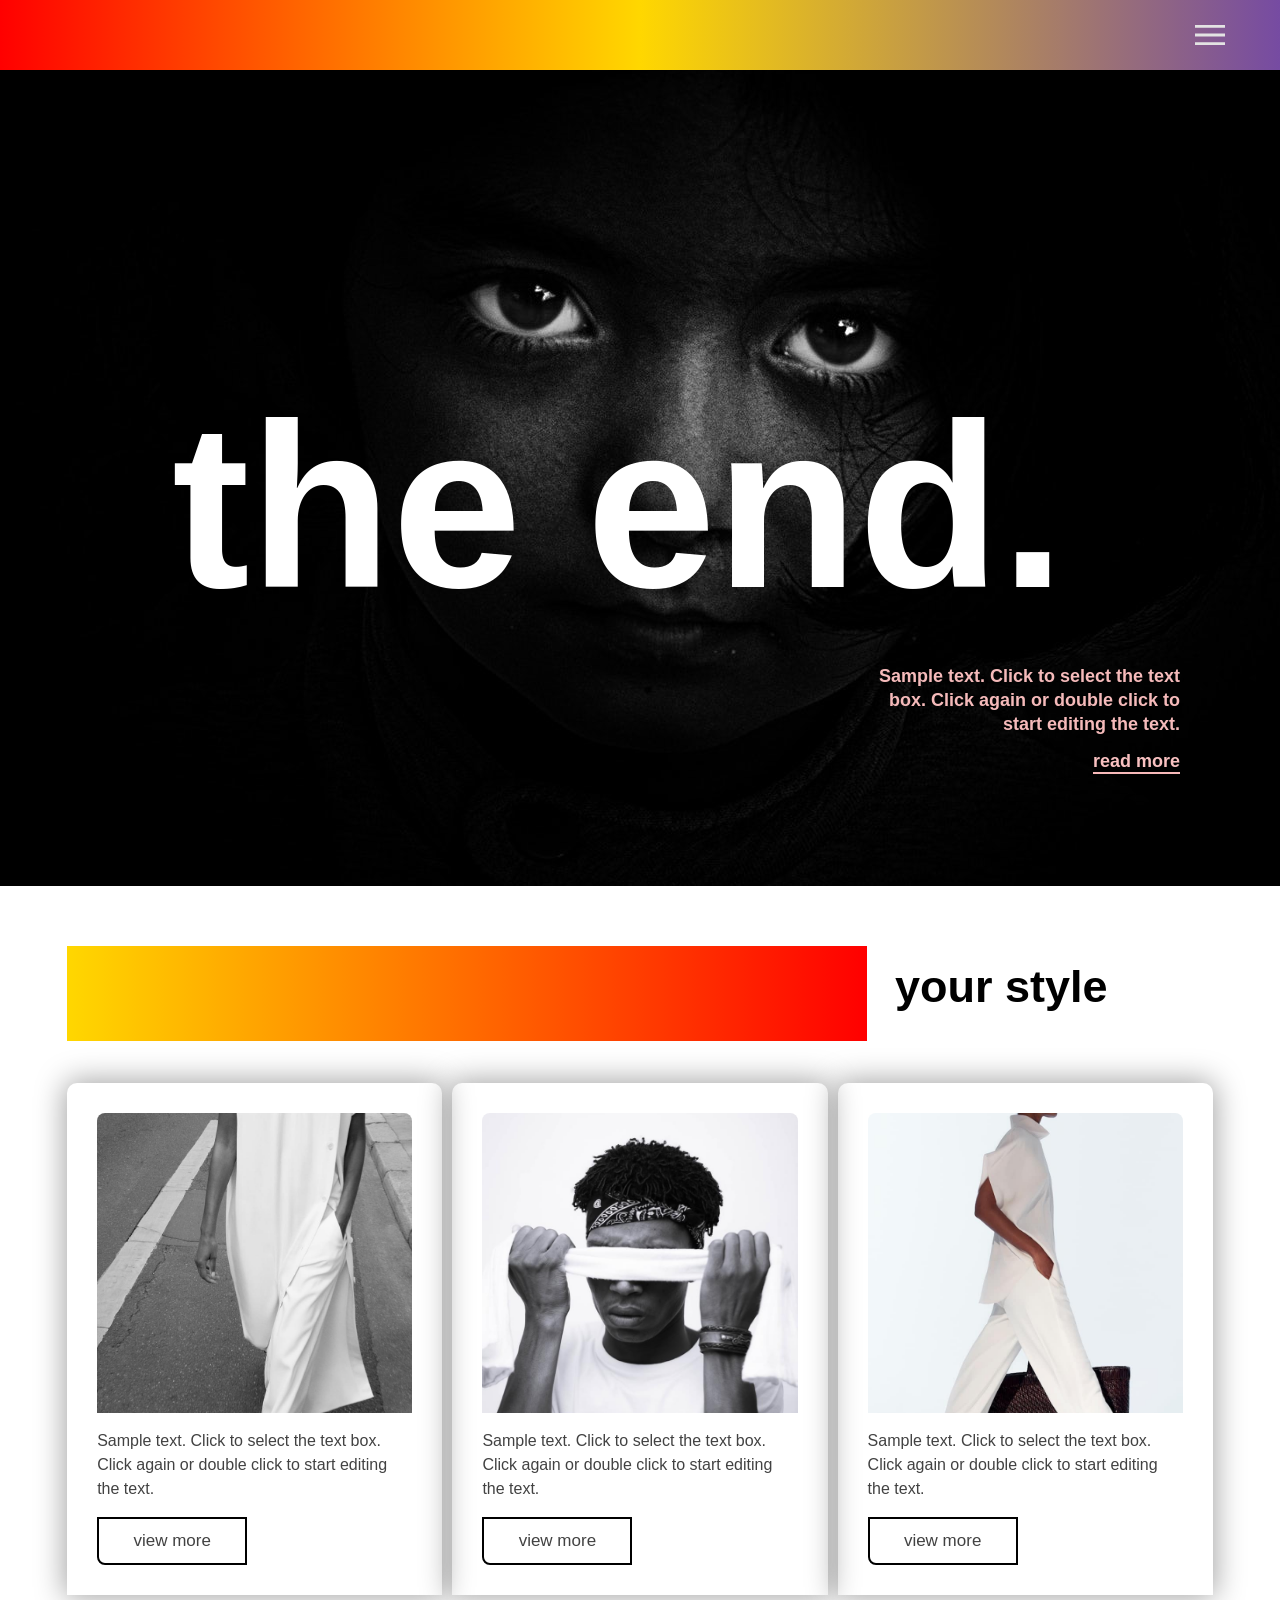
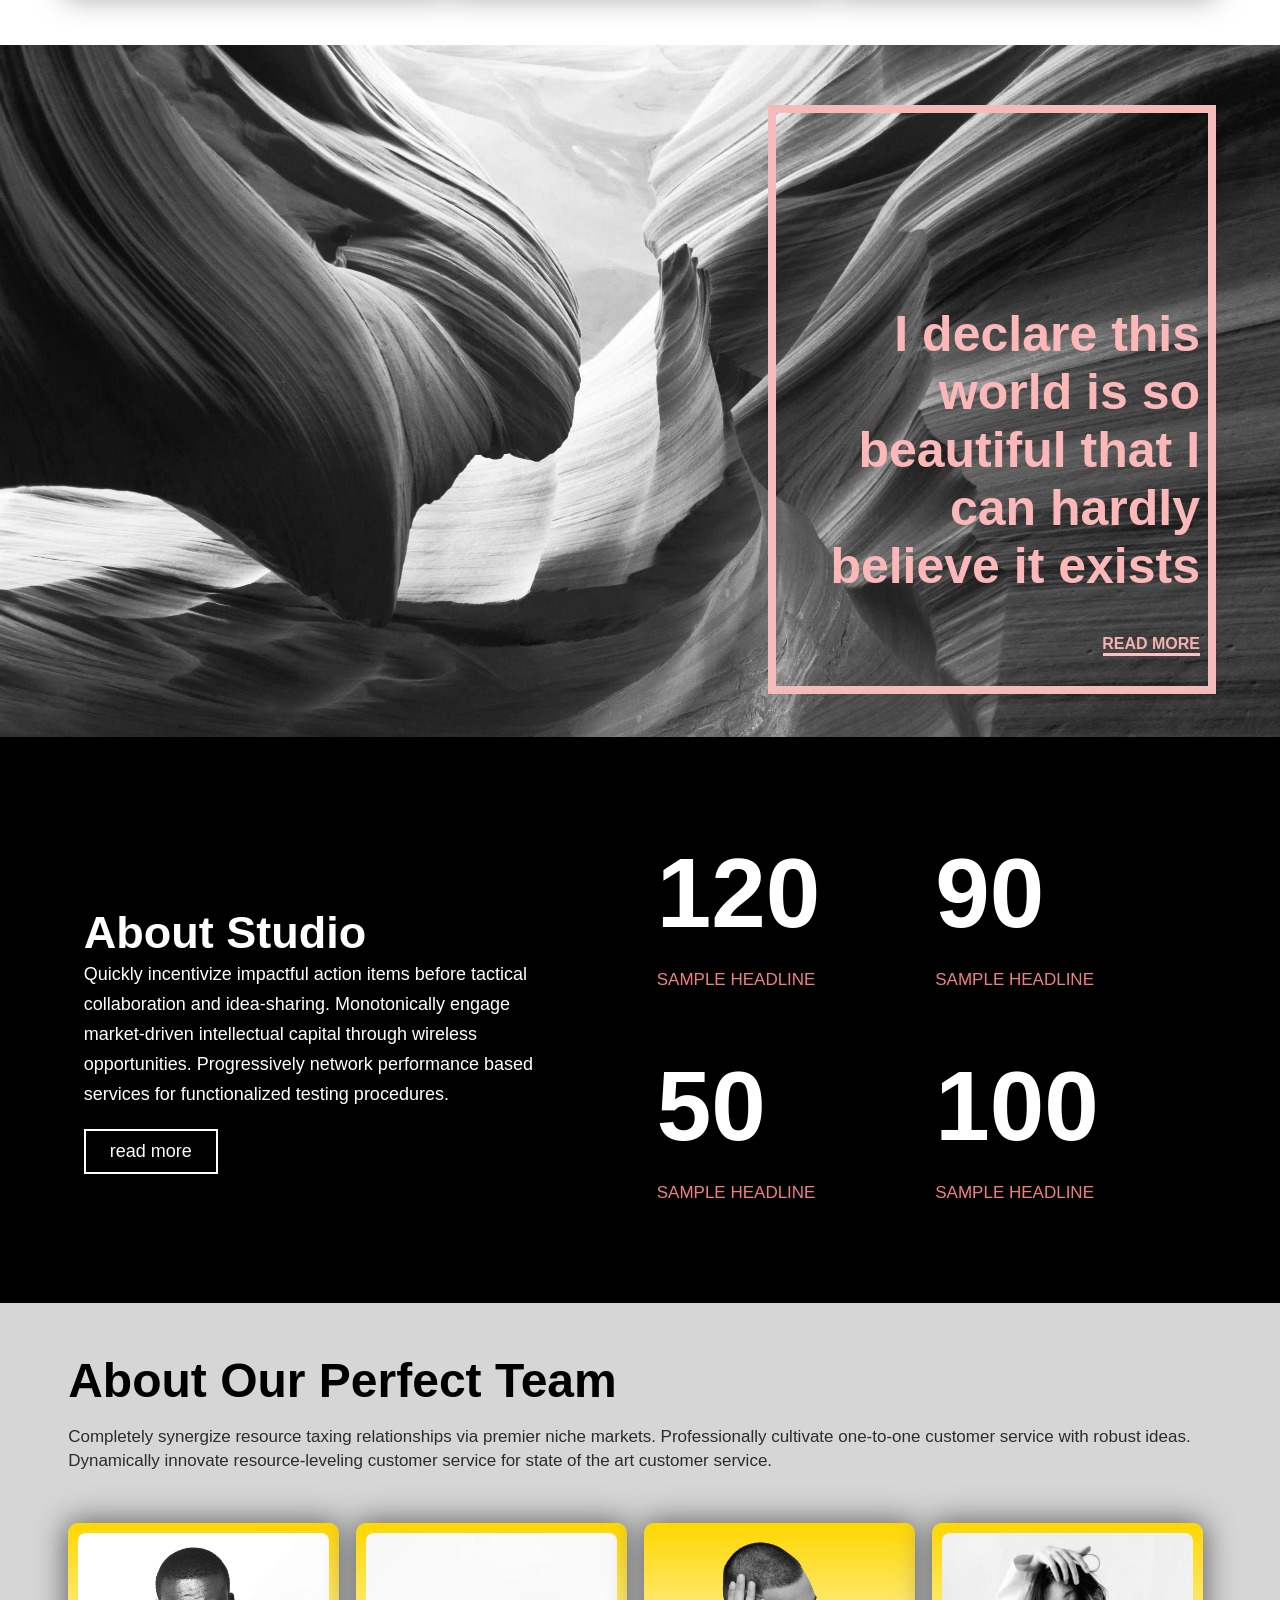
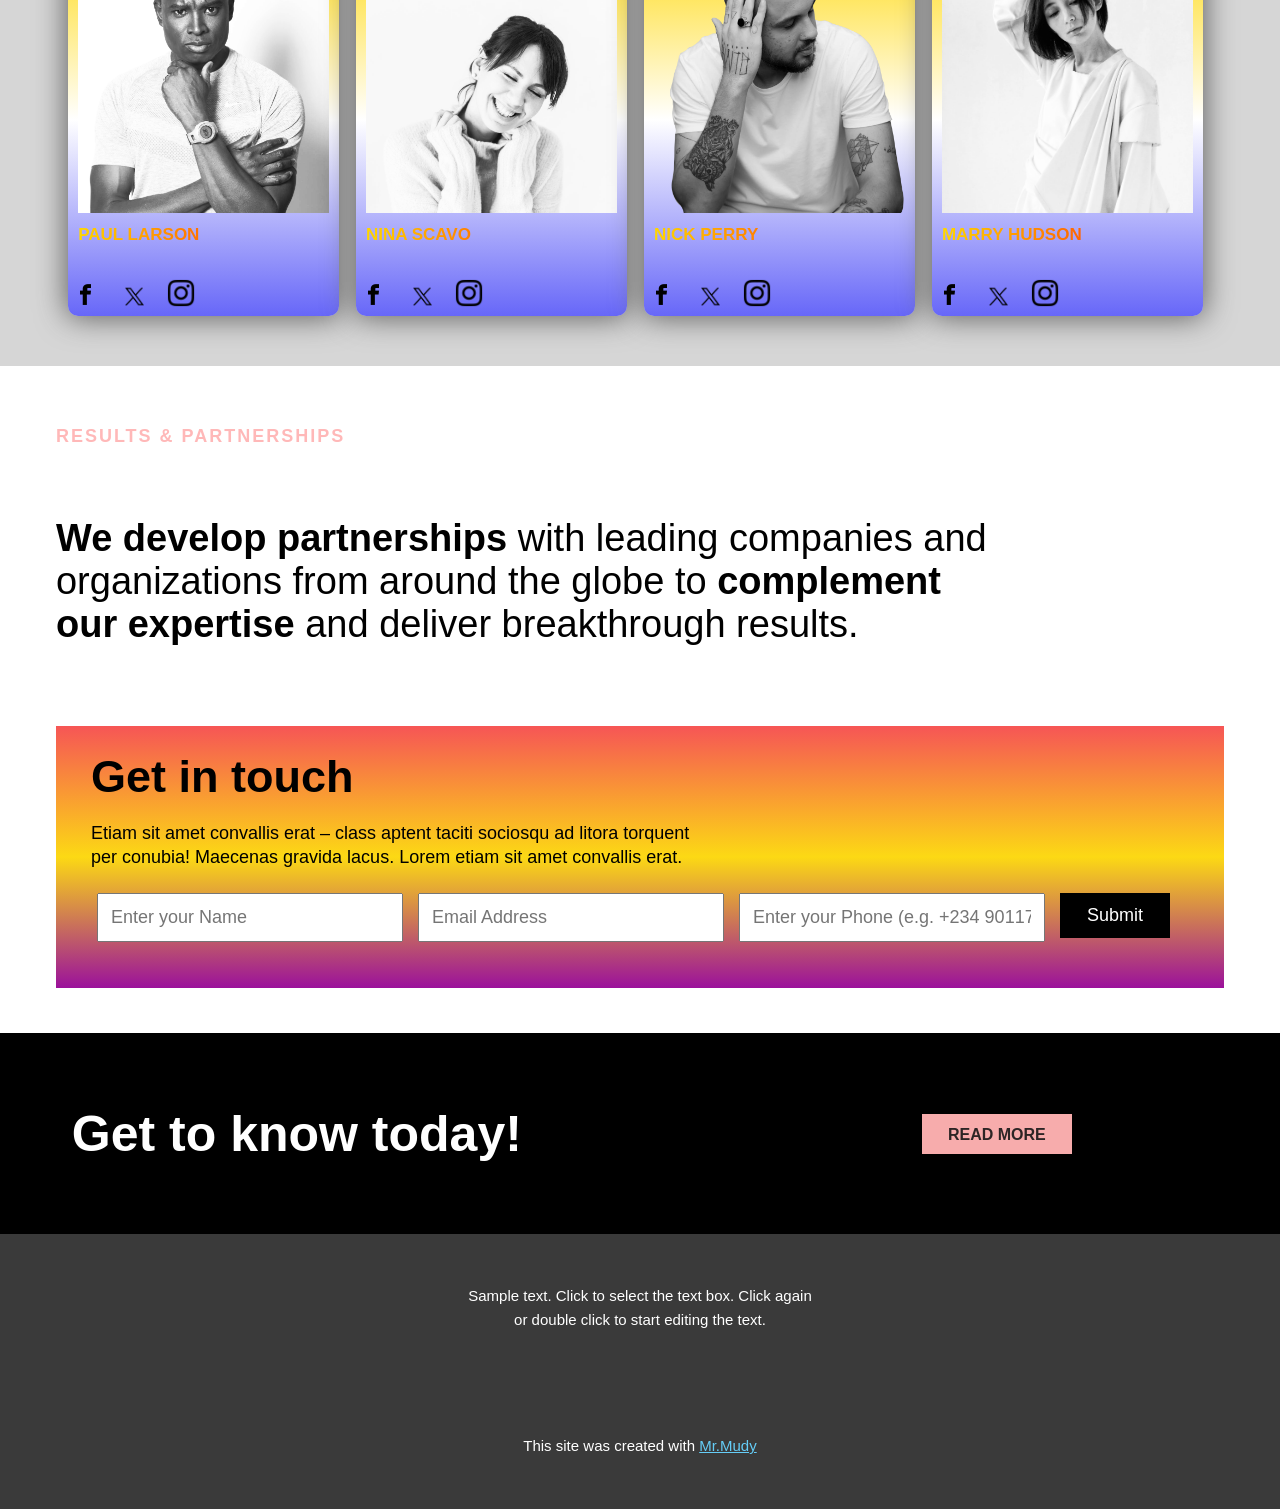
<file: index.html>
<!DOCTYPE html>
<html lang="en">
  <head>
    <meta charset="UTF-8">
    
    <meta name="viewport" content="width=device-width, initial-scale=1.0">

    <title>first trial</title>
    <meta name="description" content="a modern fashion website.">

    <link rel="stylesheet" href="styles/myfirsttrial.css">
    <link rel="stylesheet" href="styles/my-first-trial-second-section.css">
    <link rel="stylesheet" href="styles/my-first-trial-third-section.css">
    <link rel="stylesheet" href="styles/my-first-trial-fourth-section.css">
    <link rel="stylesheet" href="styles/my-first-trial-fift-section.css">
    <link rel="stylesheet" href="styles/my-first-trial-sixt-section.css">
    <link rel="stylesheet" href="styles/head-section.css">
  </head>
  <body>
    <header class="head-bar">
      <div class="head-container">
        <div class="sub-head-container">
          <img class="material-symbols-outlined" src="myimages/menu_37dp_E3E3E3_FILL0_wght400_GRAD0_opsz40.svg">
        </div>
      </div>
    </header>
    <!--the body of the page-->
    <main class="the-main-page">
      <section class="first-section">
        <div class="first-div-of-the-first-section">
          <img class="first-ever-image" src="myimages/eyes-portrait-person-girl-18495.jpg">
          <div class="the-div-for-the-absolute-contents">
            <div class="first-absolute-content-container">
              <h1 class="the-first-absolute-content-itself">
                the end.
              </h1>
            </div>
          </div>
          <div class="second-of-the-content-container">
            <div class="main-second-absolute-content-container">
              <p class="second-of-the-absolute-contents">
                Sample text. Click to select the text box. Click again or double click to start editing the text.
              </p>
              <div class="readmore-and-horizontal-line-container">
                <a class="the-third-last-of-the-absolute-contents">
                  read more
                </a>
                <hr class="first-section-hr">
              </div>
            </div>
          </div>
        </div>
      </section>

      <!--second section of the page-->

      <section class="second-section">
        <div class="first-container-under-the-second-section">
          <div class="second-contianer-under-second-section">
            <div class="container-of-the-first-contents-of-the-second-section">
              <div class="the-colored-div"></div>
              <h2 class="the-heading-beneath-the-colored-div">
                your style
              </h2>
            </div>
            <div class="second-division-container-of-the-contents-in-the-second-section">
              <div class="first-content-in-the-second-division-container">
                <div class="sub-first-content-in-the-second-division-container">
                  <div class="for-the-image">
                    <img class="the-first-image" src="myimages/0000111251_10_1_161.jpg">
                  </div>
                  <div class="for-the-paragraph">
                    <p class="first-paragraph-in-second-division-of-second-section">
                      Sample text. Click to select the text box. Click again or double click to start editing the text.
                    </p>
                  </div>
                  <div class="for-the-button">
                    <button class="second-section-buttons">
                      view more
                    </button>
                  </div>
                </div>
              </div>
              <div class="first-content-in-the-second-division-container">
                <div class="sub-first-content-in-the-second-division-container">
                  <div class="for-the-image">
                    <img class="the-first-image" src="myimages/man-in-white-crew-neck-t-shirt-holding-white-surfboard-4548997.jpg">
                  </div>
                  <div class="for-the-paragraph">
                    <p class="first-paragraph-in-second-division-of-second-section">
                      Sample text. Click to select the text box. Click again or double click to start editing the text.
                    </p>
                  </div>
                  <div class="for-the-button">
                    <button class="second-section-buttons">
                      view more
                    </button>
                  </div>
                </div>
              </div>
              <div class="first-content-in-the-second-division-container">
                <div class="sub-first-content-in-the-second-division-container">
                  <div class="for-the-image">
                    <img class="the-first-image" src="myimages/5101558251_6_1_16.jpg">
                  </div>
                  <div class="for-the-paragraph">
                    <p class="first-paragraph-in-second-division-of-second-section">
                      Sample text. Click to select the text box. Click again or double click to start editing the text.
                    </p>
                  </div>
                  <div class="for-the-button">
                    <button class="second-section-buttons">
                      view more
                    </button>
                  </div>
                </div>
              </div>
            </div>
          </div>
        </div>
      </section>

      <!--the third section of the page-->

      <section class="third-section">
        <div class="overall-container">
          <div class="first-ever-content-contianer">
            <img class="first-content-image" src="myimages/1.jpg">
            <div class="absolute-container-of-the-first-content">
              <div class="I-declare-container">
                <p class="first-absolute-content-of-third-section">
                I declare this world is so beautiful that I can hardly believe it exists
              </p>
              </div>
              <div class="read-more-container">
                <a class="second-absolute-content-of-third-section">
                  READ MORE
                </a>
                <hr class="the-third-section-hr">
              </div>
            </div>
          </div>
          <div class="third-section-second-side-container">
            <div class="for-sideways-margin">
              <div class="for-top-and-bottom-margin">
                <div class="first-container-of-second-division-third-section">
                  <div class="sub-first-container-of-second-division-third-section">
                    <h1 class="first-heading-second-division-third-section">
                      About Studio
                    </h1>
                    <p class="first-P-second-div-of-third-section">
                      Quickly incentivize impactful action items before tactical collaboration and idea-sharing. Monotonically engage market-driven intellectual capital through wireless opportunities. Progressively network performance based services for functionalized testing procedures.
                    </p>
                    <button class="to-learn-more">
                      read more
                    </button>
                  </div>
                </div>
                <div class="third-container-third-section">
                  <div class="first-container-of-third-container-third-section1">
                    <h2 class="first-number-count">
                      120
                    </h2>
                    <p class="the-headline">
                      SAMPLE HEADLINE
                    </p>
                  </div>
                  <div class="first-container-of-third-container-third-section2">
                    <h2 class="first-number-count">
                      90
                    </h2>
                    <p class="the-headline">
                      SAMPLE HEADLINE
                    </p>
                  </div>
                  <div class="first-container-of-third-container-third-section3">
                    <h2 class="first-number-count">
                    50
                    </h2>
                    <p class="the-headline">
                      SAMPLE HEADLINE
                    </p>
                  </div>
                  <div class="first-container-of-third-container-third-section4">
                    <h2 class="first-number-count">
                      100
                    </h2>
                    <p class="the-headline">
                      SAMPLE HEADLINE
                    </p>
                  </div>
                </div>
              </div>
            </div>
          </div>
        </div>
      </section>


      <!--this is fourth section-->

      <section class="fourth-section">
        <div class="fourth-section-overall-container">
          <div class="fourth-section-sub-overall">
            <div class="first-partitioned-container-of-the-fourth-side">
              <div class="container-to-about-our-perfect-team">
                <h1 class="the-about-our-team-content-itself">
                  About Our Perfect Team
                </h1>
              </div>
              <div class="body-content-container">
                <p class="the-body-content-itself">
                  Completely synergize resource taxing relationships via premier niche markets. 
                  Professionally cultivate one-to-one customer service with robust ideas. 
                  Dynamically innovate resource-leveling customer service for state of the art customer service.
                </p>
              </div>
            </div>

            <!--this is the fourth section second part-->

            <div class="second-part-fourth-section-overall-container">
              <div class="second-part-partitioned-container">
                <div class="direct-second-part-first-image-container">
                  <img class="the-second-part-first-image-itself" src="myimages/pexels-photo-733500.jpg">
                </div>
                <div class="name-container">
                  <p class="this-is-the-name">
                    PAUL LARSON
                  </p>
                </div>
                <div class="the-media-handles-container">
                  <img class="facebook" src="myimages/av580aef89b415365fb9c.png">
                  <img class="teitter" src="myimages/Twitter-X-Logo-Graphics-75321100-1-312x208.png">
                  <img class="instagram" src="myimages/instagram-63.png">
                </div>
              </div>

              <div class="second-part-partitioned-container">
                <div class="direct-second-part-first-image-container">
                  <img class="the-second-part-first-image-itself" src="myimages/pexels-photo-709802.jpg">
                </div>
                <div class="name-container">
                  <p class="this-is-the-name">
                    NINA SCAVO
                  </p>
                </div>
                <div class="the-media-handles-container">
                  <img class="facebook" src="myimages/av580aef89b415365fb9c.png">
                  <img class="teitter" src="myimages/Twitter-X-Logo-Graphics-75321100-1-312x208.png">
                  <img class="instagram" src="myimages/instagram-63.png">
                </div>
              </div>

              <div class="second-part-partitioned-container">
                <div class="direct-second-part-first-image-container">
                  <img class="the-second-part-first-image-itself" src="myimages/pexels-photo-2659177.png">
                </div>
                <div class="name-container">
                  <p class="this-is-the-name">
                    NICK PERRY
                  </p>
                </div>
                <div class="the-media-handles-container">
                  <img class="facebook" src="myimages/av580aef89b415365fb9c.png">
                  <img class="teitter" src="myimages/Twitter-X-Logo-Graphics-75321100-1-312x208.png">
                  <img class="instagram" src="myimages/instagram-63.png">
                </div>
              </div>

              <div class="second-part-partitioned-container">
                <div class="direct-second-part-first-image-container">
                  <img class="the-second-part-first-image-itself" src="myimages/pexels-photo-1030895.jpg">
                </div>
                <div class="name-container">
                  <p class="this-is-the-name">
                    MARRY HUDSON
                  </p>
                </div>
                <div class="the-media-handles-container">
                  <img class="facebook" src="myimages/av580aef89b415365fb9c.png">
                  <img class="teitter" src="myimages/Twitter-X-Logo-Graphics-75321100-1-312x208.png">
                  <img class="instagram" src="myimages/instagram-63.png">
                </div>
              </div>
            </div>
          </div>
        </div>
      </section>


      <!--the fifth section-->


      <section class="fift-section">
        <div class="fift-section-first-ever-container">
          <div class="fift-section-sub-first-container">
            <div class="first-division-of-fift-section">
              <h2 class="head1-fift-section">
                RESULTS & PARTNERSHIPS
              </h2>
              <p class="body-content-under-head1-fift-section">
                <span class="inward-element">We develop partnerships</span>
                 with leading companies and organizations from around the globe to
                <span class="inward-element">complement our expertise</span>
                and deliver breakthrough results.
              </p>
            </div>
            <div class="second-division-of-fift-section">
              <div class="first-content-container-of-the-second-division-form">
                <h2 class="the-form-head1">
                  Get in touch
                </h2>
                <p class="the-form-P-content">
                  Etiam sit amet convallis erat – 
                  class aptent taciti sociosqu ad litora torquent per conubia! 
                  Maecenas gravida lacus. Lorem etiam sit amet convallis erat.
                </p>
              </div>
              <div class="the-form-conntainer">
                <div class="placeholder-container">
                  <input type="text" placeholder="Enter your Name">
                  <div class="tooltip">Please, fill out this field.</div>
                </div>
                <div class="placeholder-container">
                  <input type="text" placeholder="Email Address">
                  <div class="tooltip">Please, fill out this field.</div>
                </div>
                <div class="placeholder-container">
                  <input type="text" placeholder="Enter your Phone (e.g. +234 9011708708)">
                  <div class="tooltip">Please, fill out this field.</div>
                </div>
                <div class="submit-button-container">
                  <button class="the-submit-button-itself">
                    Submit
                  </button>
                </div>
              </div>
            </div>
          </div>
        </div>
      </section>

      <!--this is the sixth section-->
      
      <section class="sixth-section">
        <div class="overall-container-sixth-section">
          <div class="sixth-section-content-container">
            <div class="sub-six-content-container">
              <h1 class="the-sixt-head-one">
                Get to know today!
              </h1>
              <button class="sixth-section-button">
                READ MORE
              </button>
            </div>
          </div>
        </div>
      </section>

      <section class="seventh-section">
        <div class="seven-left-and-right">
          <div class="seven-up-and-down">
            <p class="seven-content">
              Sample text. Click to select the text box. 
              Click again or double click to start editing the text.
            </p>
          </div>
        </div>
      </section>


      <section class="eight-section">
        <div class="eight-left-and-right">
          <div class="eight-up-and-down">
            <p class="eight-content-itself">
              This site was created with <a>Mr.Mudy</a> 
            </p>
          </div>
        </div>
      </section>
    </main>
  </body>
</html>
</file>
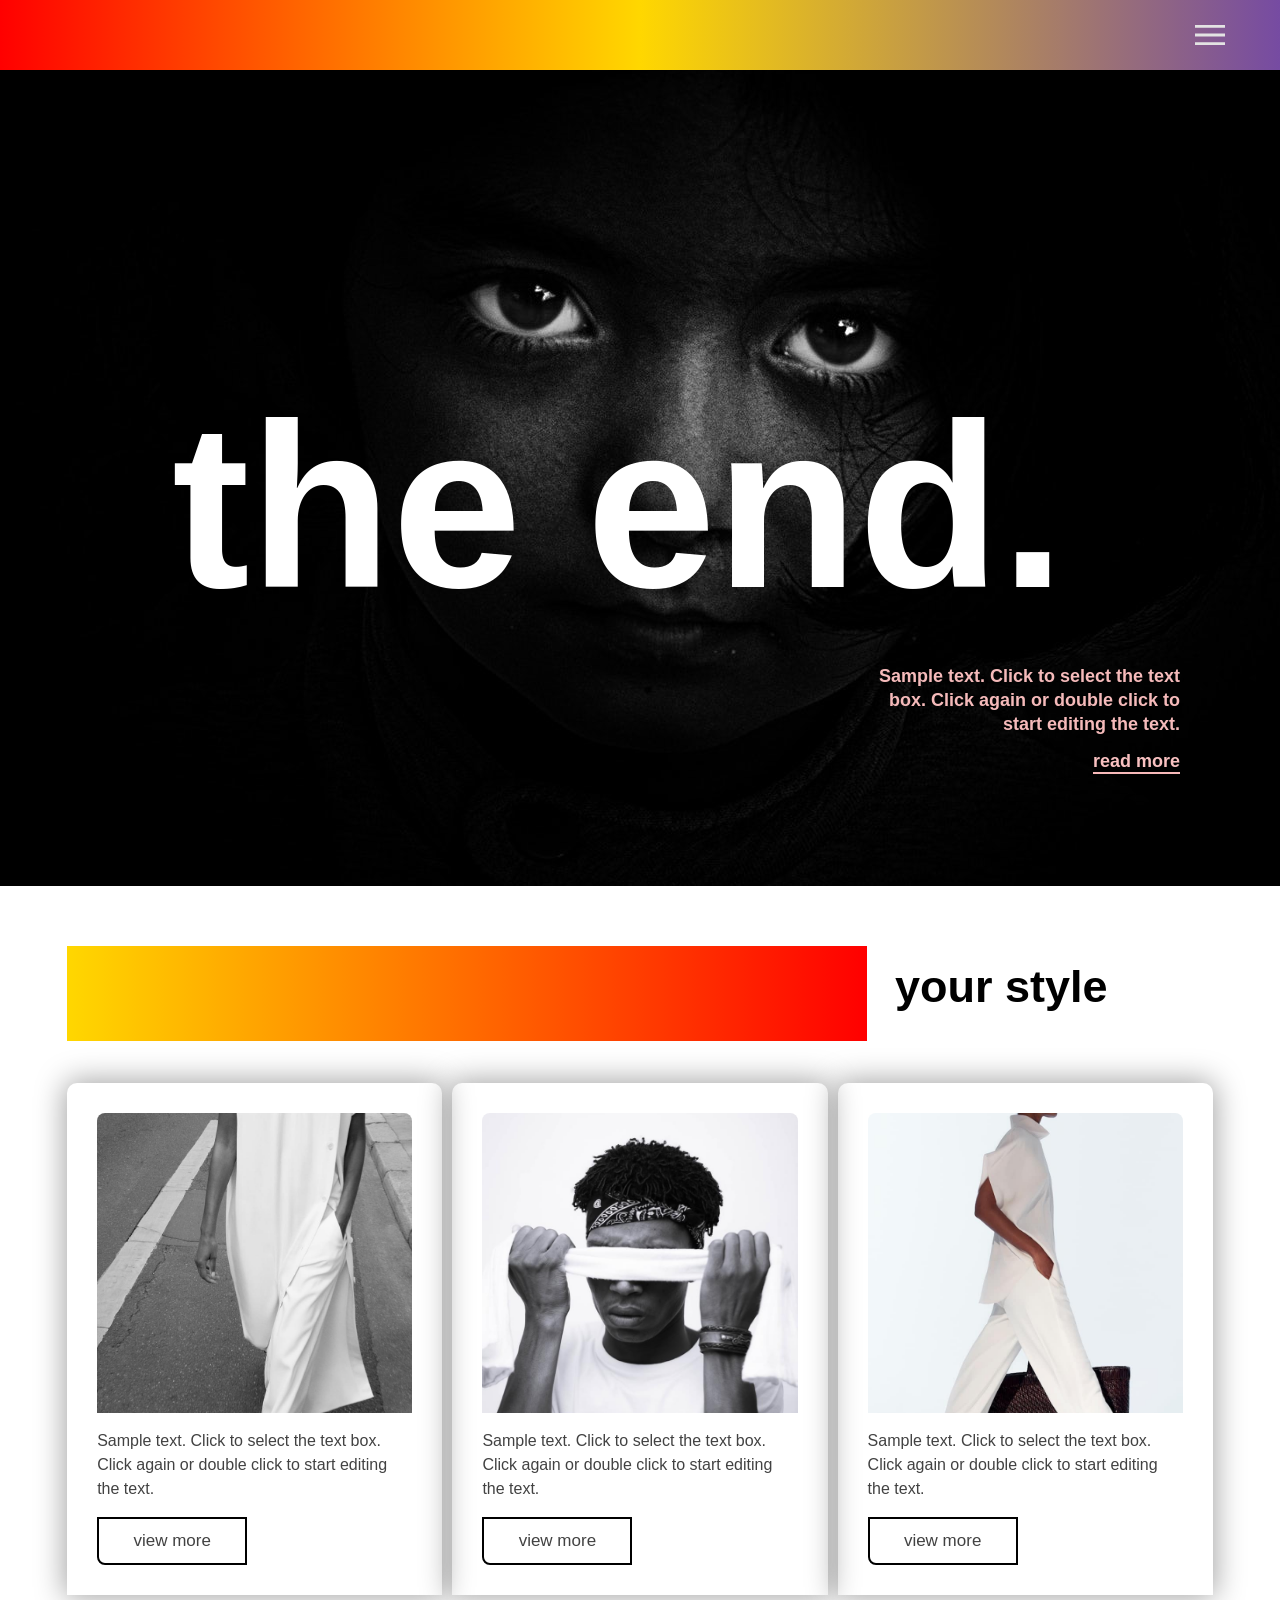
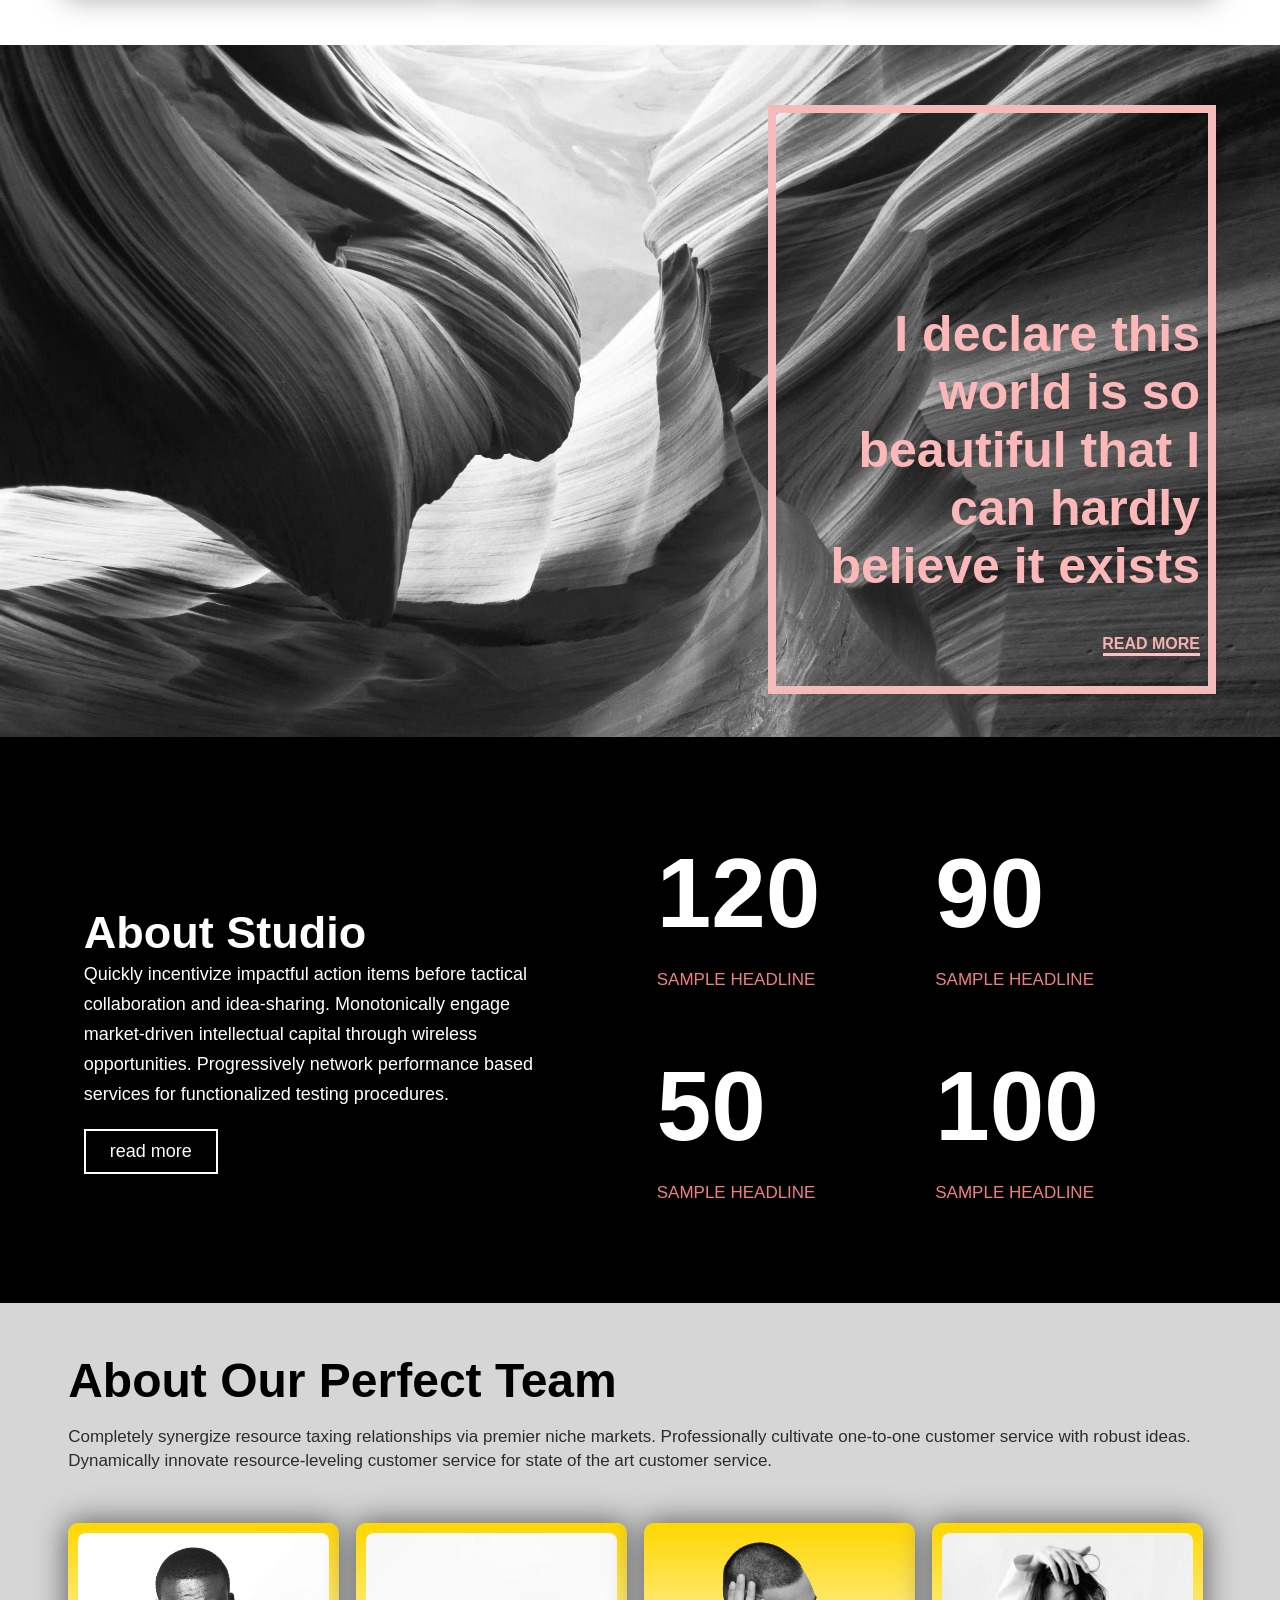
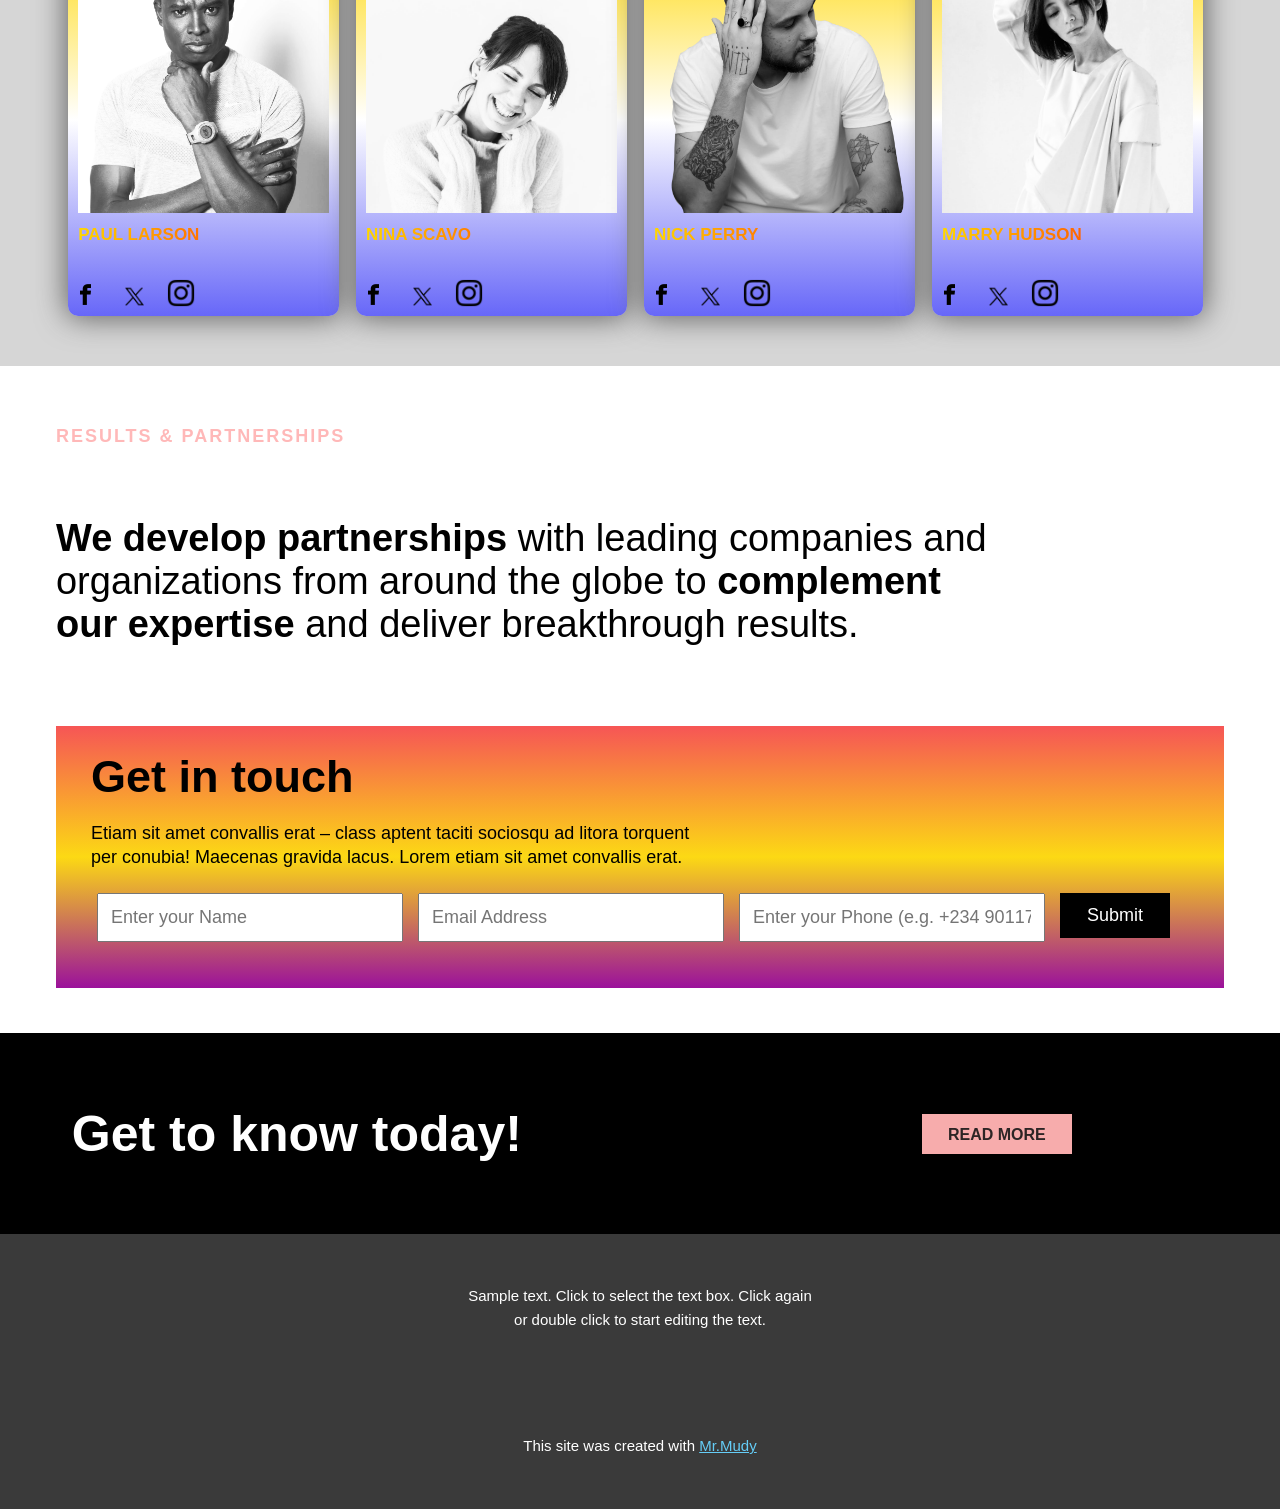
<file: myfirsttrial.html>
<!DOCTYPE html>
<html lang="en">
  <head>
    <meta charset="UTF-8">
    
    <meta name="viewport" content="width=device-width, initial-scale=1.0">

    <title>first trial</title>
    <meta name="description" content="a modern fashion website.">

    <link rel="stylesheet" href="styles/myfirsttrial.css">
    <link rel="stylesheet" href="styles/my-first-trial-second-section.css">
    <link rel="stylesheet" href="styles/my-first-trial-third-section.css">
    <link rel="stylesheet" href="styles/my-first-trial-fourth-section.css">
    <link rel="stylesheet" href="styles/my-first-trial-fift-section.css">
    <link rel="stylesheet" href="styles/my-first-trial-sixt-section.css">
    <link rel="stylesheet" href="styles/head-section.css">
  </head>
  <body>
    <header class="head-bar">
      <div class="head-container">
        <div class="sub-head-container">
          <img class="material-symbols-outlined" src="myimages/menu_37dp_E3E3E3_FILL0_wght400_GRAD0_opsz40.svg">
        </div>
      </div>
    </header>
    <!--the body of the page-->
    <main class="the-main-page">
      <section class="first-section">
        <div class="first-div-of-the-first-section">
          <img class="first-ever-image" src="myimages/eyes-portrait-person-girl-18495.jpg">
          <div class="the-div-for-the-absolute-contents">
            <div class="first-absolute-content-container">
              <h1 class="the-first-absolute-content-itself">
                the end.
              </h1>
            </div>
          </div>
          <div class="second-of-the-content-container">
            <div class="main-second-absolute-content-container">
              <p class="second-of-the-absolute-contents">
                Sample text. Click to select the text box. Click again or double click to start editing the text.
              </p>
              <div class="readmore-and-horizontal-line-container">
                <a class="the-third-last-of-the-absolute-contents">
                  read more
                </a>
                <hr class="first-section-hr">
              </div>
            </div>
          </div>
        </div>
      </section>

      <!--second section of the page-->

      <section class="second-section">
        <div class="first-container-under-the-second-section">
          <div class="second-contianer-under-second-section">
            <div class="container-of-the-first-contents-of-the-second-section">
              <div class="the-colored-div"></div>
              <h2 class="the-heading-beneath-the-colored-div">
                your style
              </h2>
            </div>
            <div class="second-division-container-of-the-contents-in-the-second-section">
              <div class="first-content-in-the-second-division-container">
                <div class="sub-first-content-in-the-second-division-container">
                  <div class="for-the-image">
                    <img class="the-first-image" src="myimages/0000111251_10_1_161.jpg">
                  </div>
                  <div class="for-the-paragraph">
                    <p class="first-paragraph-in-second-division-of-second-section">
                      Sample text. Click to select the text box. Click again or double click to start editing the text.
                    </p>
                  </div>
                  <div class="for-the-button">
                    <button class="second-section-buttons">
                      view more
                    </button>
                  </div>
                </div>
              </div>
              <div class="first-content-in-the-second-division-container">
                <div class="sub-first-content-in-the-second-division-container">
                  <div class="for-the-image">
                    <img class="the-first-image" src="myimages/man-in-white-crew-neck-t-shirt-holding-white-surfboard-4548997.jpg">
                  </div>
                  <div class="for-the-paragraph">
                    <p class="first-paragraph-in-second-division-of-second-section">
                      Sample text. Click to select the text box. Click again or double click to start editing the text.
                    </p>
                  </div>
                  <div class="for-the-button">
                    <button class="second-section-buttons">
                      view more
                    </button>
                  </div>
                </div>
              </div>
              <div class="first-content-in-the-second-division-container">
                <div class="sub-first-content-in-the-second-division-container">
                  <div class="for-the-image">
                    <img class="the-first-image" src="myimages/5101558251_6_1_16.jpg">
                  </div>
                  <div class="for-the-paragraph">
                    <p class="first-paragraph-in-second-division-of-second-section">
                      Sample text. Click to select the text box. Click again or double click to start editing the text.
                    </p>
                  </div>
                  <div class="for-the-button">
                    <button class="second-section-buttons">
                      view more
                    </button>
                  </div>
                </div>
              </div>
            </div>
          </div>
        </div>
      </section>

      <!--the third section of the page-->

      <section class="third-section">
        <div class="overall-container">
          <div class="first-ever-content-contianer">
            <img class="first-content-image" src="myimages/1.jpg">
            <div class="absolute-container-of-the-first-content">
              <p class="first-absolute-content-of-third-section">
                I declare this world is so beautiful that I can hardly believe it exists
              </p>
              <div class="read-more-container">
                <a class="second-absolute-content-of-third-section">
                  READ MORE
                </a>
                <hr class="the-third-section-hr">
              </div>
            </div>
          </div>
          <div class="third-section-second-side-container">
            <div class="for-sideways-margin">
              <div class="for-top-and-bottom-margin">
                <div class="first-container-of-second-division-third-section">
                  <div class="sub-first-container-of-second-division-third-section">
                    <h1 class="first-heading-second-division-third-section">
                      About Studio
                    </h1>
                    <p class="first-P-second-div-of-third-section">
                      Quickly incentivize impactful action items before tactical collaboration and idea-sharing. Monotonically engage market-driven intellectual capital through wireless opportunities. Progressively network performance based services for functionalized testing procedures.
                    </p>
                    <button class="to-learn-more">
                      read more
                    </button>
                  </div>
                </div>
                <div class="third-container-third-section">
                  <div class="first-container-of-third-container-third-section1">
                    <h2 class="first-number-count">
                      120
                    </h2>
                    <p class="the-headline">
                      SAMPLE HEADLINE
                    </p>
                  </div>
                  <div class="first-container-of-third-container-third-section2">
                    <h2 class="first-number-count">
                      90
                    </h2>
                    <p class="the-headline">
                      SAMPLE HEADLINE
                    </p>
                  </div>
                  <div class="first-container-of-third-container-third-section3">
                    <h2 class="first-number-count">
                    50
                    </h2>
                    <p class="the-headline">
                      SAMPLE HEADLINE
                    </p>
                  </div>
                  <div class="first-container-of-third-container-third-section4">
                    <h2 class="first-number-count">
                      100
                    </h2>
                    <p class="the-headline">
                      SAMPLE HEADLINE
                    </p>
                  </div>
                </div>
              </div>
            </div>
          </div>
        </div>
      </section>


      <!--this is fourth section-->

      <section class="fourth-section">
        <div class="fourth-section-overall-container">
          <div class="fourth-section-sub-overall">
            <div class="first-partitioned-container-of-the-fourth-side">
              <div class="container-to-about-our-perfect-team">
                <h1 class="the-about-our-team-content-itself">
                  About Our Perfect Team
                </h1>
              </div>
              <div class="body-content-container">
                <p class="the-body-content-itself">
                  Completely synergize resource taxing relationships via premier niche markets. 
                  Professionally cultivate one-to-one customer service with robust ideas. 
                  Dynamically innovate resource-leveling customer service for state of the art customer service.
                </p>
              </div>
            </div>

            <!--this is the fourth section second part-->

            <div class="second-part-fourth-section-overall-container">
              <div class="second-part-partitioned-container">
                <div class="direct-second-part-first-image-container">
                  <img class="the-second-part-first-image-itself" src="myimages/pexels-photo-733500.jpg">
                </div>
                <div class="name-container">
                  <p class="this-is-the-name">
                    PAUL LARSON
                  </p>
                </div>
                <div class="the-media-handles-container">
                  <img class="facebook" src="myimages/av580aef89b415365fb9c.png">
                  <img class="teitter" src="myimages/Twitter-X-Logo-Graphics-75321100-1-312x208.png">
                  <img class="instagram" src="myimages/instagram-63.png">
                </div>
              </div>

              <div class="second-part-partitioned-container">
                <div class="direct-second-part-first-image-container">
                  <img class="the-second-part-first-image-itself" src="myimages/pexels-photo-709802.jpg">
                </div>
                <div class="name-container">
                  <p class="this-is-the-name">
                    NINA SCAVO
                  </p>
                </div>
                <div class="the-media-handles-container">
                  <img class="facebook" src="myimages/av580aef89b415365fb9c.png">
                  <img class="teitter" src="myimages/Twitter-X-Logo-Graphics-75321100-1-312x208.png">
                  <img class="instagram" src="myimages/instagram-63.png">
                </div>
              </div>

              <div class="second-part-partitioned-container">
                <div class="direct-second-part-first-image-container">
                  <img class="the-second-part-first-image-itself" src="myimages/pexels-photo-2659177.png">
                </div>
                <div class="name-container">
                  <p class="this-is-the-name">
                    NICK PERRY
                  </p>
                </div>
                <div class="the-media-handles-container">
                  <img class="facebook" src="myimages/av580aef89b415365fb9c.png">
                  <img class="teitter" src="myimages/Twitter-X-Logo-Graphics-75321100-1-312x208.png">
                  <img class="instagram" src="myimages/instagram-63.png">
                </div>
              </div>

              <div class="second-part-partitioned-container">
                <div class="direct-second-part-first-image-container">
                  <img class="the-second-part-first-image-itself" src="myimages/pexels-photo-1030895.jpg">
                </div>
                <div class="name-container">
                  <p class="this-is-the-name">
                    MARRY HUDSON
                  </p>
                </div>
                <div class="the-media-handles-container">
                  <img class="facebook" src="myimages/av580aef89b415365fb9c.png">
                  <img class="teitter" src="myimages/Twitter-X-Logo-Graphics-75321100-1-312x208.png">
                  <img class="instagram" src="myimages/instagram-63.png">
                </div>
              </div>
            </div>
          </div>
        </div>
      </section>


      <!--the fifth section-->


      <section class="fift-section">
        <div class="fift-section-first-ever-container">
          <div class="fift-section-sub-first-container">
            <div class="first-division-of-fift-section">
              <h2 class="head1-fift-section">
                RESULTS & PARTNERSHIPS
              </h2>
              <p class="body-content-under-head1-fift-section">
                <span class="inward-element">We develop partnerships</span>
                 with leading companies and organizations from around the globe to
                <span class="inward-element">complement our expertise</span>
                and deliver breakthrough results.
              </p>
            </div>
            <div class="second-division-of-fift-section">
              <div class="first-content-container-of-the-second-division-form">
                <h2 class="the-form-head1">
                  Get in touch
                </h2>
                <p class="the-form-P-content">
                  Etiam sit amet convallis erat – 
                  class aptent taciti sociosqu ad litora torquent per conubia! 
                  Maecenas gravida lacus. Lorem etiam sit amet convallis erat.
                </p>
              </div>
              <div class="the-form-conntainer">
                <div class="placeholder-container">
                  <input type="text" placeholder="Enter your Name">
                  <div class="tooltip">Please, fill out this field.</div>
                </div>
                <div class="placeholder-container">
                  <input type="text" placeholder="Email Address">
                  <div class="tooltip">Please, fill out this field.</div>
                </div>
                <div class="placeholder-container">
                  <input type="text" placeholder="Enter your Phone (e.g. +234 9011708708)">
                  <div class="tooltip">Please, fill out this field.</div>
                </div>
                <div class="submit-button-container">
                  <button class="the-submit-button-itself">
                    Submit
                  </button>
                </div>
              </div>
            </div>
          </div>
        </div>
      </section>

      <!--this is the sixth section-->
      
      <section class="sixth-section">
        <div class="overall-container-sixth-section">
          <div class="sixth-section-content-container">
            <div class="sub-six-content-container">
              <h1 class="the-sixt-head-one">
                Get to know today!
              </h1>
              <button class="sixth-section-button">
                READ MORE
              </button>
            </div>
          </div>
        </div>
      </section>

      <section class="seventh-section">
        <div class="seven-left-and-right">
          <div class="seven-up-and-down">
            <p class="seven-content">
              Sample text. Click to select the text box. 
              Click again or double click to start editing the text.
            </p>
          </div>
        </div>
      </section>


      <section class="eight-section">
        <div class="eight-left-and-right">
          <div class="eight-up-and-down">
            <p class="eight-content-itself">
              This site was created with <a>Mr.Mudy</a> 
            </p>
          </div>
        </div>
      </section>
    </main>
  </body>
</html>
</file>
<file: styles/myfirsttrial.css>
body{
  margin: 0;
  width: 100%;
  overflow-x: hidden;
}

html {
  font-size: 16px;
}

* {
  box-sizing: border-box;
}

.first-section {
  margin: 70px 0 0 0;
  width: 100%;
  aspect-ratio: 18/20;
  max-height: 816px;
}

.first-div-of-the-first-section {
  width: 100%;
  height: 100%;
  position: relative;
}

.first-ever-image {
  width: 100%;
  height: 100%;
  display: block;
  object-fit: cover;
}

.the-div-for-the-absolute-contents {
  position: absolute;
  top: clamp(155px, 5vw, 185px);
  left: clamp(80px, 17vw, 180px);
}

.the-first-absolute-content-itself {
  color: white;
  font-family: Roboto, sans-serif;
  font-size: calc(30px + 8vw);
  font-weight: 900;
  margin: 0;
}


@media (min-width: 300px) and (max-width: 1366px) {
  .the-div-for-the-absolute-contents {
    top: calc(100px + (320 - 100) * ((100vw - 300px) / (1366 - 300)));
    left: calc(80px + (180 - 80) * ((100vw - 300px) / (1366 - 300)));
  }

  .the-first-absolute-content-itself {
    font-size: calc(40px + (250 - 40) * ((100vw - 300px) / (1366 - 300)));
  }
}

.second-of-the-content-container {
  display: flex;
  flex-direction: column;
}

.main-second-absolute-content-container {
  position: absolute;
  top: 62%;
  right: clamp(30px, 8vw, 100px);
  width: clamp(240px, 24vw, 330px);
}

@media (min-width: 300px) and (max-width: 1366px) {
  .main-second-absolute-content-container {
    top: calc(180px + (630 - 180) * ((100vw - 300px) / (1366 - 300)));
  }
}

.second-of-the-absolute-contents {
  color: rgb(245, 186, 186);
  font-family: Roboto, sans-serif;
  font-weight: 600;
  line-height: 24px;
  font-size: clamp(14px, 2vw, 18px);
  width: 100%;
  margin: 0;
  text-align: right;
}

.the-third-last-of-the-absolute-contents {
  color: rgb(248, 192, 192);
  font-family: Roboto, sans-serif;
  margin: 15px 0 0 0;
  font-size: 18px;
  font-weight: 600;
  cursor: pointer;
}

.readmore-and-horizontal-line-container {
  display: flex;
  flex-direction: column;
  align-items: flex-end;
}

.first-section-hr {
  width: 87px;
  height: 2px;
  margin: 0;
  background-color: rgb(247, 185, 185);
  border: none;
  
}

.the-third-last-of-the-absolute-contents:hover + .first-section-hr {
  opacity: 0;
}
</file>
<file: styles/my-first-trial-second-section.css>
.second-section {
  display: flow-root;
  margin: 0;
}


.first-container-under-the-second-section {
  margin: 0 clamp(5.3125rem, 15vw, 9.6rem) 
  0 
  clamp(5.3125rem, 15vw, 9.6rem);
}

.second-contianer-under-second-section {
  margin: 60px 0 50px 0;
}

.container-of-the-first-contents-of-the-second-section {
  display: flex;
  flex-direction: column;
}


.the-colored-div {
  display: flex;
  align-items: center;
  height: 58px;
  width: 100%;
  background: linear-gradient( to right, gold, red);
}

@media(min-width:300px) and (max-width: 499px) {
  .first-container-under-the-second-section {
    margin-inline: calc(10px + (78 - 10) * ((100vw - 300px) / (499 - 300)));
  }


  .container-of-the-first-contents-of-the-second-section {
    flex-direction: column;
  }

  .the-colored-div {
    height: 50px;
    margin-right: 50px;
  }
}



@media(min-width:768px) and (max-width: 991px) {
  .first-container-under-the-second-section {
    margin-inline: calc(17px + (128 - 17) * ((100vw - 768px) / (991 - 768)));
  }


  .container-of-the-first-contents-of-the-second-section {
    flex-direction: row;
  }

  .the-colored-div {
    height: 170px;
    margin-right: 50px;
  }
}



@media (min-width: 992px) and (max-width: 1199px) {
  .first-container-under-the-second-section {
    margin-inline: calc(18px + (120 - 18) * ((100vw - 992px) / (1199 - 992)));
  }


  .container-of-the-first-contents-of-the-second-section {
    flex-direction: row;
    max-width: 910px;
  }


  .the-colored-div {
    height: 95px;
    width: 640px;
    margin-right: 10px;
  }

  .the-heading-beneath-the-colored-div {
    font-weight: 500;
  }
}


@media (min-width: 1200px) and (max-width: 1366px) {
  .first-container-under-the-second-section {
    margin-inline: calc(18px + (120 - 18) * ((100vw - 1200px) / (1366 - 1200)));
  }


  .container-of-the-first-contents-of-the-second-section {
    flex-direction: row;
    max-width: 1146px;
  }


  .the-colored-div {
    height: 95px;
    width: 800px;
    margin-right: 18px;
  }

  .the-heading-beneath-the-colored-div {
    font-weight: 500;
    width: 318px;
  }
}


.the-heading-beneath-the-colored-div {
  font-family: Roboto, Sans-serif;
  font-weight: 900;
  font-size: 45px;
  margin: 15px 0 70px 10px;
}


.sub-first-content-in-the-second-division-container {
  display: flex;
  flex-direction: column;
  padding: 12px;
  border-top-left-radius: 10px;
  border-top-right-radius: 10px;
  box-shadow: 0 0 30px 2px rgb(161, 161, 161);
}

.the-first-image {
  border-top-left-radius: 8px;
  border-top-right-radius: 8px;
  width: 100%;
}

.first-paragraph-in-second-division-of-second-section {
  font-family: Roboto, Sans-serif;
  color: rgb(66, 66, 66);
  line-height: 24px;
}

.second-section-buttons {
  width: 150px;
  padding: 12px 15px 12px 15px;
  font-size: 17px;
  color: rgb(66, 66, 66);
  border: 2px solid black;
  border-bottom-left-radius: 8px;
  background-color: white;
  cursor: pointer;
}

.second-section-buttons:hover {
  border-color: white;
}

.second-division-container-of-the-contents-in-the-second-section {
  display: flex;
  flex-direction: column;
  gap: 2rem;
}

.first-content-in-the-second-division-container {
  width: 100%;
}


@media (min-width: 768px) and (max-width: 991px) {
  .second-division-container-of-the-contents-in-the-second-section {
    display: grid;
    grid-template-columns: 1fr 1fr;
    column-gap: 10px;
  }

  .first-content-in-the-second-division-container {
    width: 100%;
    max-height: 600px;
  }

  .sub-first-content-in-the-second-division-container {
    padding: 35px;
    max-height: 100%;
  }

  .for-the-image {
    height: 376px;
  }

  .the-first-image {
    width: 280px;
    height: 100%;
    object-fit: cover;
  }
}


@media (min-width: 992px) and (max-width: 1199px) {
  .second-division-container-of-the-contents-in-the-second-section {
    display: grid;
    grid-template-columns: 1fr 1fr 1fr;
    column-gap: 10px;
    max-width: auto;
    place-items: center;
  }

  .first-content-in-the-second-division-container {
    width: 300px;
    max-height: 600px;
  }

  .sub-first-content-in-the-second-division-container {
    padding: 30px;
    max-height: 100%;
  }

  .for-the-image {
    width: 100%;
    height: 300px;
  }

  .the-first-image {
    width: 100%;
    height: 100%;
    object-fit: cover;
  }
}

@media (min-width: 1200px) and (max-width: 1366px) {
  .second-division-container-of-the-contents-in-the-second-section {
    display: grid;
    grid-template-columns: 1fr 1fr 1fr;
    column-gap: 10px;
    max-width: auto;
    place-items: center;
  }

  .first-content-in-the-second-division-container {
    width: 100%;
    max-height: 600px;
  }

  .sub-first-content-in-the-second-division-container {
    padding: 30px;
    max-height: 100%;
  }

  .for-the-image {
    width: 100%;
    height: 300px;
  }

  .the-first-image {
    width: 100%;
    height: 100%;
    object-fit: cover;
  }
}
</file>
<file: styles/my-first-trial-third-section.css>
.third-section {
  display: flow-root;
  background-color: black;
}

/* third section, first side */

.first-ever-content-contianer {
  position: relative;
  height: clamp(591px, 100vw, 692px);
}

.first-content-image {
  width: 100%;
  height: 100%;
}

.absolute-container-of-the-first-content {
  position: absolute;
  display: flex;
  flex-direction: column;
  border: 8px solid rgb(245, 187, 187);
  top: 60px;
  right: clamp(50px, 10vw, 80px);
  padding: clamp(25px, 15vw, 200px) 8px 30px 40px;
}

.first-absolute-content-of-third-section {
  color: rgb(252, 184, 184);
  font-size: 50px;
  font-weight: 750;
  font-family: Roboto, Sans-serif;
  text-align: right;
  width: clamp(320px, 55vw, 384px);
  margin: 0;
}

@media (min-width: 300px) and (max-width: 499px) {
  .absolute-container-of-the-first-content {
    position: absolute;
    display: flex;
    flex-direction: column;
    top: 60px;
    right: clamp(50px, 10vw, 80px);
    padding: clamp(25px, 8.5vw, 50px) 8px 15px 20px;
    width: calc(200px + (300 - 200) * ((100vw - 300px) / (499 - 300)));
  }

  .first-absolute-content-of-third-section {
    color: rgb(252, 184, 184);
    font-size: calc(25px + (35 - 25) * ((100vw - 300px) / (499 - 300)));
    font-weight: 750;
    text-align: right;
    width: calc(150px + (230 - 150) * ((100vw - 300px) / (499 - 300)));
    margin: 0;
  }
}

.I-declare-container {
  display: flex;
  flex-direction: column;
  align-items: flex-end;
}

.read-more-container {
  display: flex;
  flex-direction: column;
  align-items: flex-end;
  margin: 0;
}

.the-third-section-hr {
  width: 97px;
  margin: 0;
  height: 3px;
  border: none;
  background-color: rgb(252, 192, 192);
}


.second-absolute-content-of-third-section {
  font-family: Roboto, Sans-serif;
  font-weight: bold;
  margin: 40px 0 0 0;
  color: rgb(245, 176, 176);
  cursor: pointer;
}

.second-absolute-content-of-third-section:hover + .the-third-section-hr {
  opacity: 0;
}

@media(min-width: 768px) and (max-width: 991px) {
  .absolute-container-of-the-first-content {
    right: calc(10px + (130 - 10) * ((100vw - 768px) / (991 - 768)));
  }
}

@media(min-width: 992px) and (max-width: 1199px) {
  .absolute-container-of-the-first-content {
    right: calc(10px + (130 - 10) * ((100vw - 992px) / (1199 - 992)));
  }
}

@media(min-width: 1200px) and (max-width: 1366px) {
  .absolute-container-of-the-first-content {
    right: calc(10px + (130 - 18) * ((100vw - 1200px) / (1366 - 1200)));
  }
}


/* third section, second side */

.third-section-second-side-container {
  display: flow-root;
}

.for-sideways-margin {
  margin: 0 clamp(100px, 17vw, 120px) 0 clamp(100px, 17vw, 120px);
}

.for-top-and-bottom-margin {
  display: flex;
  flex-direction: column;
  margin: 80px 0 80px 0;
}

.first-heading-second-division-third-section {
  font-family: Roboto, Sans-serif;
  font-size: 45px;
  color: white;
}

.first-P-second-div-of-third-section {
  font-family: Roboto, Sans-serif;
  font-size: 18px;
  line-height: 30px;
  color: white;
}

.to-learn-more {
  background-color: black;
  color: white;
  border: 2px solid white;
  padding: 10px 24px 10px 24px;
  font-size: 18px;
  cursor: pointer;
}

.to-learn-more:hover {
  border-color: black;
}


@media( min-width: 300px) and (max-width: 499px) {
  .for-sideways-margin {
    margin-inline: calc(15px + (50 - 15) * ((100vw - 300px) / (499 - 300)));
  }

  .first-P-second-div-of-third-section {
    width: calc(250px + (300 - 250) * ((100vw - 300px) / (499 - 300)));
    margin: 0 0 20px 0;
  }

  .first-heading-second-division-third-section {
    font-size: calc(38px + (45 - 38) * ((100vw - 300px) / (499 - 300)));
    margin: 0 0 20px 0;
  }

  .for-top-and-bottom-margin {
    margin: 80px 0 80px 0;
  }
}



@media( min-width: 768px) and (max-width: 991px) {
  .for-sideways-margin {
    margin-inline: calc(30px + (200 - 30) * ((100vw - 768px) / (991 - 768)));
  }

  .first-P-second-div-of-third-section {
    width: 650px;
    margin: 0 0 20px 0;
  }

  .first-heading-second-division-third-section {
    margin: 0;
  }

  .for-top-and-bottom-margin {
    margin: 250px 0 250px 0;
  }
}


@media( min-width: 992px) and (max-width: 1199px) {
  .for-sideways-margin {
    margin-inline: calc(40px + (120 - 40) * ((100vw - 992px) / (1199 - 992)));
  }

  .first-P-second-div-of-third-section {
    width: 380px;
    margin: 0 0 20px 0;
  }

  .first-heading-second-division-third-section {
    margin: 0;
  }

  .for-top-and-bottom-margin {
    flex-direction: row;
    margin: 100px 0 100px 0;
  }
}

@media( min-width: 1200px) and (max-width: 1366px) {
  .for-sideways-margin {
    margin-inline: calc(50px + (120 - 50) * ((100vw - 1200px) / (1366 - 1200)));
  }

  .first-P-second-div-of-third-section {
    width: 480px;
    margin: 0 0 20px 0;
  }

  .first-heading-second-division-third-section {
    margin: 0;
  }

  .for-top-and-bottom-margin {
    flex-direction: row;
    margin: 100px 0 100px 0;
  }
}

/* the number count and sample headline */

.first-container-of-second-division-third-section {
  margin: 0 0 80px 0;
}

.third-container-third-section {
  display: grid;
  grid-template-columns: 1fr 1fr;
  column-gap: 20px;
  row-gap: 50px;
}

.first-number-count {
  font-family: Roboto, Sans-serif;
  color: white;
  font-size: 70px;
  margin: 0;
}

.the-headline {
  font-family: Roboto, Sans-serif;
  color: lightcoral;
  margin: 20px 0 0 0;
  font-size: clamp(12px, 2vw, 15px);
}


/* responsive for 768px to 991px screen sizes */

@media (min-width: 768px) and (max-width: 991px) {
  .third-container-third-section {
    grid-template-columns: 1fr 1fr 1fr 1fr;
    column-gap: 40px;
  }

  .first-container-of-second-division-third-section {
    margin: 0 0 20px 0;
  } 
}

/* responsive for 992px to 1199px screen sizes */

@media (min-width: 992px) and (max-width: 1199px) {
  .third-container-third-section {
    grid-template-columns: 1fr 1fr;
    column-gap: 95px;
  }

  .first-container-of-second-division-third-section {
    margin: 0 93px 0 0;
  } 

  .first-number-count {
    font-size: 98px;
  }

  .the-headline {
    font-size: 17px;
  }
}


@media (min-width: 1200px) and (max-width: 1366px) {
  .third-container-third-section {
    grid-template-columns: 1fr 1fr;
    column-gap: 115px;
    row-gap: 60px;
  }

  .first-container-of-second-division-third-section {
    margin: 70px 93px 0 0;
  } 

  .first-number-count {
    font-size: 98px;
  }

  .the-headline {
    font-size: 17px;
  }
}
</file>
<file: styles/my-first-trial-fourth-section.css>
.fourth-section {
  background-color: rgb(214, 214, 214);
  display: flow-root;
}


.fourth-section p {
  font-family: Roboto, Sans-serif;
  line-height: 24px;
  font-size: 16px;
  color: rgb(44, 44, 44);
}

.fourth-section-overall-container {
  margin: 0 clamp(80px, 16vw, 120px) 0 clamp(80px, 16vw, 120px);
}


.fourth-section-sub-overall {
  margin: 50px 0 50px 0;
}


.the-about-our-team-content-itself {
  font-family: Roboto, Sans-serif;
  font-size: 42px;
  font-weight: 900;
  margin: 0;
}

@media (min-width: 300px) and (max-width: 499px) {
  .fourth-section-overall-container {
    margin-inline: calc(15px + (40 - 15) * ((100vw - 300px) / (499 - 300)));
  }

  .the-body-content-itself {
    max-width: 100%;
  }
}



@media (min-width: 768px) and (max-width: 991px) {
  .fourth-section-overall-container {
    margin-inline: calc(20px + (150 - 20) * ((100vw - 768px) / (991 - 768)));
  }

  .the-body-content-itself {
    width: 700px;
    max-width: 100%;
  }
}


@media (min-width: 992px) and (max-width: 1199px) {
  .fourth-section-overall-container {
    margin-inline: calc(20px + (150 - 20) * ((100vw - 991px) / (1199 - 991)));
  }

  .the-about-our-team-content-itself {
    font-size: 48px;
  }

  .the-body-content-itself {
    width: 880px;
  }
}


@media (min-width: 1200px) and (max-width: 1366px) {
  .fourth-section-overall-container {
    margin-inline: calc(20px + (120 - 20) * ((100vw - 1200px) / (1366 - 1200)));
  }

  .the-about-our-team-content-itself {
    font-size: 48px;
  }

  .fourth-section p {
    width: 1130px;
    max-width: 100%;
    font-size: 17px;
  }
}

/* fourth section, second part */

.second-part-fourth-section-overall-container {
  margin: 50px 0 0 0;
  display: flex;
  flex-direction: column;
  gap: 2rem;
}

.second-part-partitioned-container {
  display: flex;
  flex-direction: column;
  background: linear-gradient(to bottom, gold, white, rgb(103, 103, 248));
  border-radius: 10px;
  box-shadow: 0 0 30px 2px rgb(97, 97, 97);
  min-height: clamp(550px, 110vw, 742px);
}


.direct-second-part-first-image-container {
  display: flex;
  padding: 10px;
  Height: 100%;
}

.the-second-part-first-image-itself {
  border-top-left-radius: 8px;
  border-top-right-radius: 8px;
  width: 100%;
  Height: clamp(400px, 80vw, 613px);
  object-fit: cover;
  object-position: top;
}

.this-is-the-name {
  font-weight: 700;
  background: linear-gradient(to right, gold, red);
  background-clip: text;
  -webkit-background-clip: text;
  -webkit-text-fill-color: transparent;
}

.name-container {
  margin-left: 10px;
}

.name-container p {
  margin: 0 0 30px 0
}

.facebook,
.teitter,
.instagram {
  width: 35px;
  cursor: pointer;
}

.facebook,
.teitter {
  margin: 0 10px 0 0;
}

.teitter,
.instagram {
  margin-bottom: 4px;
}

.instagram {
  width: 30px;
}


@media (min-width: 768px) and (max-width: 991px) {
  .second-part-fourth-section-overall-container {
    margin: 50px 0 0 0;
    display: grid;
    grid-template-columns: 1fr 1fr;
  }

  .second-part-partitioned-container {
    min-height: auto;
  }

  .direct-second-part-first-image-container {
    display: flex;
    height: 400px;
  }

  .the-second-part-first-image-itself {
    width: 100%;
    height: 100%;
  }
}


@media (min-width: 992px) and (max-width: 1199px) {
  .second-part-fourth-section-overall-container {
    margin: 20px 0 0 0;
    display: grid;
    grid-template-columns: 1fr 1fr 1fr 1fr;
    column-gap: 10px;
  }

  .second-part-partitioned-container {
    min-height: auto;
  }

  .direct-second-part-first-image-container {
    display: flex;
    height: 300px;
  }

  .the-second-part-first-image-itself {
    width: 100%;
    height: 100%;
  }
}

@media (min-width: 1200px) and (max-width: 1366px) {
  .second-part-fourth-section-overall-container {
    display: grid;
    grid-template-columns: 1fr 1fr 1fr 1fr;
    column-gap: 8px;
  }

  .second-part-partitioned-container {
    max-width: 271px;
    min-height: auto;
  }

  .direct-second-part-first-image-container {
    height: 300px;
  }

  .the-second-part-first-image-itself {
    height: 100%;
  }
}
</file>
<file: styles/my-first-trial-fift-section.css>
.fift-section {
  display: flow-root;
}

.fift-section-first-ever-container {
  margin: 0 85px 0 85px;
}

.fift-section-sub-first-container {
  margin: 60px 0 45px 0;
}

.head1-fift-section {
  font-family: Roboto, Sans-serif;
  color: rgba(255, 183, 183, 0.993);
  font-size: 18px;
  letter-spacing: 2px;
}

.body-content-under-head1-fift-section {
  font-family: Roboto, Sans-serif;
  margin: 70px 0 80px 0;
  font-size: clamp(30px, 6vw, 38px);
  font-weight: 500;
}

.body-content-under-head1-fift-section span {
  font-weight: 700;
}


@media (min-width: 300px) and (max-width: 499px) {
  .fift-section-first-ever-container {
    margin-inline: calc(10px + (50 - 10) * ((100vw - 300px) / (499 - 300)));
  }


  .body-content-under-head1-fift-section {
    width: 100%;
    font-size: calc(18px + (23 - 18) * ((100vw - 300px) / (499 - 300)));

  }

  .head1-fift-section {
    font-size: 15px;
  }
}


@media (min-width: 768px) and (max-width: 991px) {
  .fift-section-first-ever-container {
    margin-inline: calc(15px + (150 - 15) * ((100vw - 768px) / (991 - 768)));
  }


  .body-content-under-head1-fift-section {
    width: 650px;
    font-size: 32px;

  }
}


@media (min-width: 992px) and (max-width: 1199px) {
  .fift-section-first-ever-container {
    margin-inline: calc(15px + (110 - 15) * ((100vw - 992px) / (1199 - 992)))
  }


  .body-content-under-head1-fift-section {
    width: 950px;
    font-size: 38px;
    font-weight: 400;
  }
}


@media (min-width: 1200px) and (max-width: 1366px) {
  .fift-section-first-ever-container {
    margin-inline: calc(15px + (100 - 15) * ((100vw - 1200px) / (1366 - 1200)))
  }


  .body-content-under-head1-fift-section {
    width: 950px;
    font-size: 38px;
    font-weight: 400;
  }
}



/* this is the second division of the fifth section */

.second-division-of-fift-section {
  display: flex;
  flex-direction: column;
  padding: 15px 10px;
  background: linear-gradient(to bottom, rgba(245, 66, 66, 0.897), rgb(252, 217, 20), rgb(155, 17, 155));
}

.the-form-head1 {
  font-family: Roboto, Sans-serif;
  margin-top: 12px;
  font-size: clamp(24px, 5.4vw, 45px);
  font-weight: 900;
}

.the-form-P-content {
  font-family: Roboto, Sans-serif;
  line-height: 24px;
  font-size: 18px;
}

.the-form-conntainer {
  display: flex;
  flex-direction: column;
  width: 100%;
}

.placeholder-container,
.submit-button-container {
  margin: 6px;
}

.placeholder-container {
  position: relative;
}

.placeholder-container input {
  width: 100%;
  box-sizing: border-box;
  padding: 12px;
  font-size: 18px;
}

.tooltip {
  position: absolute;
  background-color: black;
  color: white;
  font-family: Roboto, Sans-serif;
  font-size: 14px;
  padding: 3px;
  top: 40px;
  right: -30px;
  z-index: 100;
  opacity: 0;
  pointer-events: none;
}

input:hover + .tooltip {
  opacity: 1;
}


.submit-button-container {
  margin-bottom: 25px;
}


.the-submit-button-itself {
  WIDTH: 100%;
  padding: 12px;
  background-color: black;
  color: white;
  font-size: 18px;
  border: none;
  cursor: pointer;
}

.the-submit-button-itself:hover {
  background-color: rgb(32, 32, 32);
}

.the-submit-button-itself:active {
  background-color: rgb(68, 68, 68);
}

@media (min-width: 768px) and (max-width: 991px) {
  .second-division-of-fift-section {
    padding: 25px;
  }


  .the-form-conntainer {
    display: grid;
    grid-template-columns: 1fr 1fr 1fr 1fr;
  }

  .the-form-head1 {
    margin-top: 0;
  }

  .the-form-P-content {
    width: 600px;
  }
}


@media (min-width: 992px) and (max-width: 1199px) {
  .second-division-of-fift-section {
    padding: 25px 35px;
  }


  .the-form-conntainer {
    display: grid;
    grid-template-columns: 1fr 1fr 1fr 1fr;
    column-gap: 8px;
    width: 100%;
  }

  .the-form-head1 {
    margin: 0 0 10px 0;
  }

  .the-form-P-content {
    width: 600px;
  }

  .the-submit-button-itself {
    width: 100%;
  }

  .submit-button-container {
    width: 110px;
  }

  .placeholder-container {
    height: 49px;
    width: clamp(228px, 23vw, 242px);
  }
}


@media (min-width: 1200px) and (max-width: 1366px) {
  .second-division-of-fift-section {
    padding: 25px 35px;
  }


  .the-form-conntainer {
    display: grid;
    grid-template-columns: 1fr 1fr 1fr 1fr;
    column-gap: 3px;
    width: 100%;
  }

  .the-form-head1 {
    margin: 0 0 10px 0;
  }

  .the-form-P-content {
    width: 600px;
  }

  .the-submit-button-itself {
    width: 100%;
  }

  .submit-button-container {
    width: 110px;
  }

  .placeholder-container {
    height: 49px;
    width: 306px;
  }
}
</file>
<file: styles/my-first-trial-sixt-section.css>
.sixth-section {
  display: flow-root;
  background-color: black;
}


.overall-container-sixth-section {
  margin: 0 90px 0 90px;
}

.sixth-section-content-container {
  margin: 70px 0 70px 0;
}

.sub-six-content-container {
  display: flex;
  flex-direction: column;
}

.sixth-section h1 {
  font-family: arial;
  font-size: 50px;
  font-weight: 700;
  color: white;
}


.sixth-section-button {
  font-weight: bold;
  font-size: 16px;
  color: rgba(20, 20, 20, 0.89);
  background-color: rgb(247, 172, 172);
  border: none;
  padding: 15px 24px;
  cursor: pointer;
  width: 150px;
  height: 50px;
}

.sixth-section-button:hover {
  background-color: rgb(243, 120, 120);
}

@media (min-width: 300px) and (max-width: 499px) {
  .overall-container-sixth-section {
    margin-inline: calc(15px + (40 - 15) * ((100vw - 300px) / (499 - 300)));
  }

  .sub-six-content-container {
    flex-direction: column;
    align-items: flex-start;
  }


  .sixth-section h1 {
    font-size: calc(35px + (45 - 38) * ((100vw - 300px) / (499 - 300)));
  }
}



@media (min-width: 768px) and (max-width: 991px) {
  .overall-container-sixth-section {
    margin-inline: calc(35px + (70 - 35) * ((100vw - 768px) / (991 - 768)));
  }

  .sub-six-content-container {
    flex-direction: row;
    align-items: center;
    gap: calc(80px + (150 - 80) * ((100vw - 768px) / (991 - 768)));
  }
}


@media (min-width: 992px) and (max-width: 1199px) {
  .overall-container-sixth-section {
    margin-inline: calc(55px + (70 - 35) * ((100vw - 992px) / (1199 - 992)));
  }

  .sub-six-content-container {
    flex-direction: row;
    align-items: center;
    gap: 250px;
  }
}


@media (min-width: 1200px) and (max-width: 11366px) {
  .overall-container-sixth-section {
    margin-inline: calc(55px + (70 - 35) * ((100vw - 1200px) / (1366 - 1200)));
  }

  .sub-six-content-container {
    flex-direction: row;
    align-items: center;
    gap: 400px;
    margin: 30px 0;
  }

  .sixth-section-content-container {
    margin: 30px 0;
  }

  .sixth-section-button {
    padding: 12px 24px;
    height: 40px;
  }
}

/* seventh  section */

.seventh-section {
  display: flow-root;
  background-color: rgb(58, 58, 58);
}

.seven-left-and-right {
  display: flex;
  justify-content: center;
  margin-inline: 69px;
}


.seven-up-and-down {
  margin: 50px 0 50px 0;
}

.seven-content {
  margin: 0;
  font-family: Roboto, Sans-serif;
  color: white;
  font-size: 15px;
  line-height: 24px;
  text-align: center;
  width: 350px;
}


@media (min-width: 300px) and (max-width: 499px) {
  .seven-left-and-right {
    margin-inline: calc(15px + (30 - 15) * ((100vw - 300px) / (499 - 300)));
  }
  .seven-content {
    font-size: 13px;
    width: 255px;
  }
}

/*eight section */


.eight-section {
  display: flow-root;
  background-color: rgb(58, 58, 58);
}


.eight-left-and-right {
  display: flex;
  justify-content: center;
  margin-inline: 110px;
}

.eight-up-and-down {
  margin: 40px 0 40px 0;
}

.eight-content-itself {
  font-family: Roboto, Sans-serif;
  font-size: 15px;
  color: white;
}

.eight-content-itself a {
  color: rgb(101, 205, 247);
  text-decoration: underline;
  cursor: pointer;
}

@media (min-width: 300px) and (max-width: 499px) {
  .eight-left-and-right {
    margin-inline: calc(30px + (50 - 30) * ((100vw - 300px) / (499 - 300)));
  }
}
</file>
<file: styles/head-section.css>
.head-bar {
  position: fixed;
  height: 70px;
  width: 100%;
  top: 0;
  left: 0;
  right: 0;
  background: linear-gradient(to right, red,Gold, #764ba2);
  z-index: 1000;
}

.head-container {
  height: 100%;
  width: 100%;
}

.sub-head-container {
  position: relative;
  height: 100%;
  width: 100%;
}

.material-symbols-outlined {
  position: absolute;
  right: 50px;
  top: 15px;
  cursor: pointer;
}
</file>
